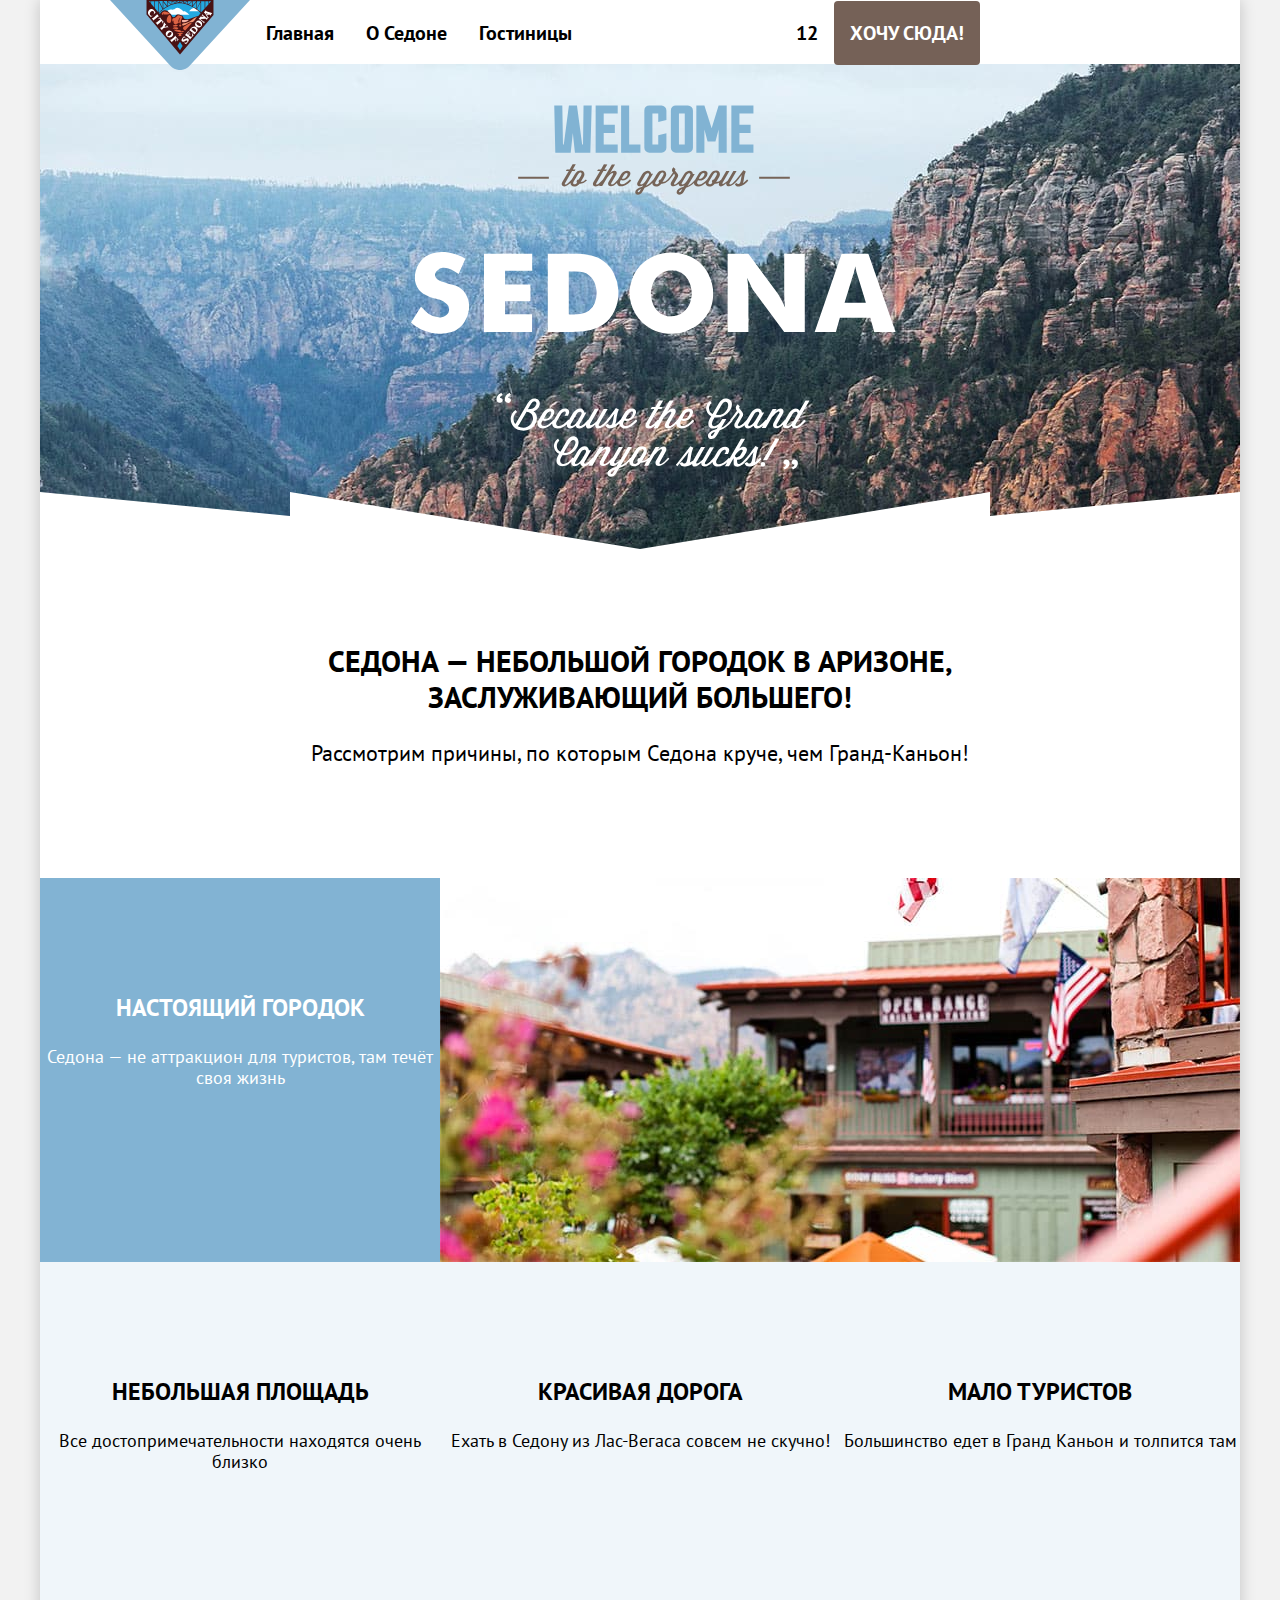
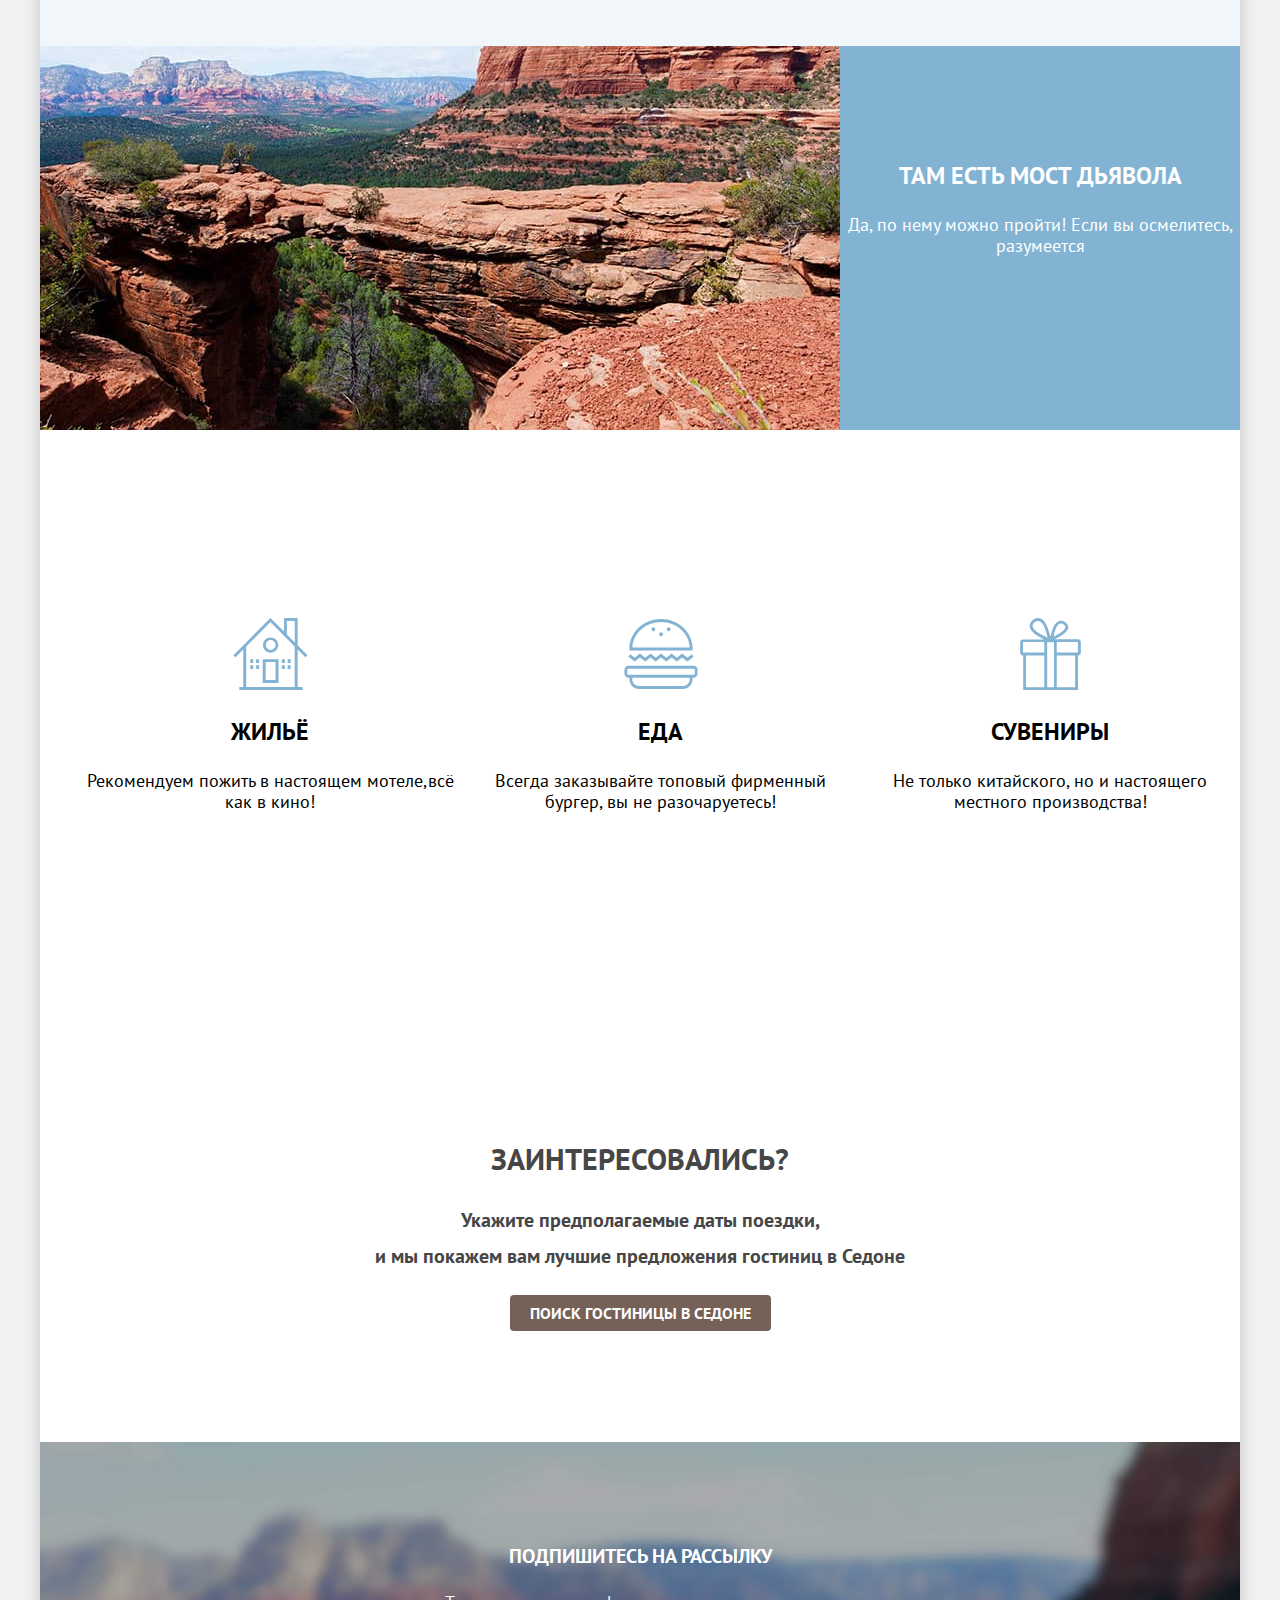
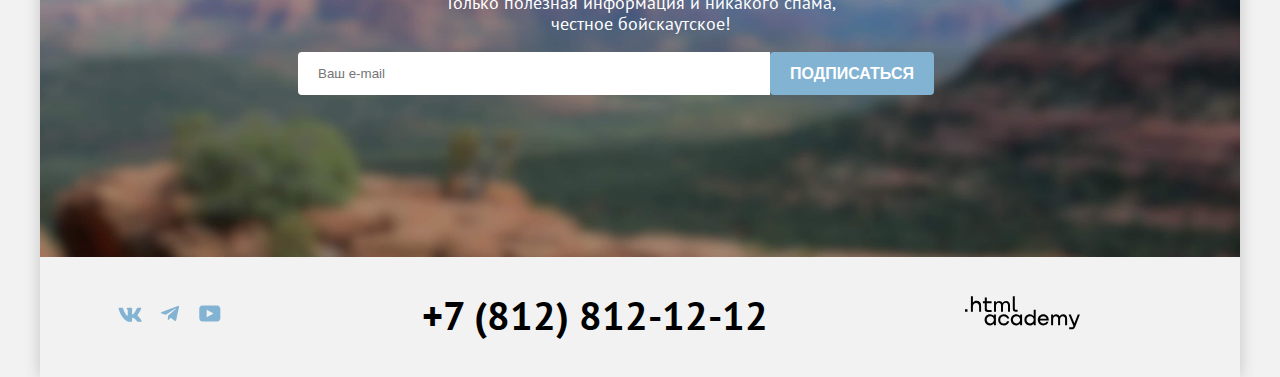
<file: index.html>
<!DOCTYPE html>
<html lang="ru">
  <head>
    <meta charset="utf-8">
    <title>Седона</title>
    <link rel="stylesheet" href="styles/styles.css">
  </head>
  <body>
    <div class="container">
    <!-- Шапка -->
    <header class="page-header" data-test="header">
      <!-- Лого -->
      <nav class="navigation">
        <a class="logo">
          <img src="images/logo.svg" width="140" height="70" alt="Логотип Седона">
        </a>
          <ul class="navigation-list">
           <li class="navigation-service">
             <a class="navigation-link">Главная</a>
           </li>
           <li class="navigation-service">
             <a class="navigation-link" href="about.html">О Седоне</a>
           </li>
           <li class="navigation-service">
             <a class="navigation-link" href="hotels.html">Гостиницы</a>
           </li>
         </ul>
         <ul class="navigation-list navigation-user">
           <li class="navigation-service">
              <a class="navigation-link" href="#">
              <span class="visually-hidden">Поиск</span>
              </a>
           </li>
           <li class="navigation-service">
             <a class="navigation-link" href="#">
              <span class="visually-hidden">Избранное</span>
              <span>12</span>
              </a>
          </li>
          <li class="navigation-service">
            <a class="button navigation-link" href="#">Хочу сюда!</a>
          </li>
         </ul>
       </nav>
    </header>

    <main class="main-index" data-test="main">
      <div class="page-container">
      <!--Приветствие-->
      <h1 class="visually-hidden">Седона</h1>
      <section class="promo" >
        <figure class="promo-logo">
          <img src="images/welcome.svg" width="486" height="372" alt="Приветствие Седоны.">
        </figure >
      </section>
      <!-- Преимущества -->
      <section class="advantages">
        <h2 class="heading-title">Седона — небольшой городок в Аризоне,<br>заслуживающий большего!</h2>
        <h2 class="visually-hidden">Преимущества</h2>
        <p class="heading-description">Рассмотрим причины, по которым Седона круче, чем Гранд-Каньон!</p>
        <ul class="advantages-list">
          <li class="advantages-item advantages-item-col">
            <div>
              <h3 class="advantages-title">Настоящий городок</h3>
              <p class="advantages-description">Седона — не аттракцион для туристов, там течёт своя жизнь</p>
            </div>
            <div> <img class="city-foto" src="images/sedona_city.jpg" width="800" height="384" alt="Фото города" > </div>
          </li>
          <li class="advantages-item">
            <h3 class="advantages-title">Небольшая площадь</h3>
            <p class="advantages-description">Все достопримечательности находятся очень близко</p>
          </li>
          <li class="advantages-item">
            <h3 class="advantages-title">Красивая  дорога</h3>
            <p class="advantages-description">Ехать в Седону из Лас-Вегаса совсем не скучно!</p>
          </li>
          <li class="advantages-item">
            <h3 class="advantages-title">Мало  туристов</h3>
            <p class="advantages-description">Большинство едет в Гранд Каньон и толпится там</p>
          </li>
          <li class="advantages-item advantages-item-col" >
            <div>
              <img class="mountain-foto" src="images/sedona_bridge.jpg" width="800" height="384" alt="Фото горы" >
             </div>
              <div>
               <h3 class="advantages-title">Там есть  мост дьявола</h3>
               <p class="advantages-description">Да, по нему можно пройти! Если вы осмелитесь, разумеется</p>
              </div>
             </div>
          </li>
        </ul>
      </section>
      <!-- Популярные услуги -->
      <section class="sedona-services">
        <h2 class="visually-hidden">Седона услуги</h2>
        <ul class="services-list">
          <li class="services-item">
            <img class="picture" src="images/home.svg" width="75" height="72" alt="Жильё">
            <h3 class="services-title">Жильё</h3>
            <p class="services-description">Рекомендуем пожить в настоящем мотеле,всё как в кино!</p>
          </li>
          <li class="services-item">
            <img class="picture" src="images/food.svg" width="75" height="72" alt="Еда">
            <h3 class="services-title">Еда</h3>
            <p class="services-description">Всегда заказывайте топовый фирменный бургер, вы не разочаруетесь!</p>
          </li>
          <li class="services-item">
            <img class="picture" src="images/souvenir.svg" width="75" height="72" alt="Сувениры">
            <h3 class="services-title">Сувениры</h3>
            <p class="services-description">Не только китайского, но и настоящего местного производства!</p>
          </li>
        </ul>
      </section>
      <!-- Переход в каталог -->
      <section class="caption" data-test="search">
        <h2 class="caption-title">Заинтересовались?</h2>
            <p class="caption-description">Укажите предполагаемые даты поездки, <br> и мы покажем вам лучшие предложения гостиниц в Седоне</p>
            <a class="button action-link" href="catalog.html">Поиск гостиницы в Седоне</a>
      </section>
      <!-- Получить рассылку -->
      <section class="subscribe" data-test="subscribe">
          <h2 class="subscribe-title">Подпишитесь на рассылку</h2>
              <p class="subscribe-description">Только полезная информация и никакого спама, <br> честное бойскаутское!</p>
        <div class="subsribe-line">
          <form class="subscribe-form" action="https://echo.htmlacademy.ru/" method="post">
            <input class="field"  placeholder="Ваш e-mail" type="email" name="newsletter-email" id="newsletter-email" required>
            <button class="button subscribe-button" type="submit">
             <span>Подписаться</span>
            </button>
          </form>
        </div>
      </section>
    </div>
    </main>
    <!-- Контакты -->
    <footer class="page-footer" data-test="footer">
     <div class="footer-social">
        <h2 class="visually-hidden">Социальные сети</h2>
            <a class="button-social"  href="https://vk.com/htmlacademy">
              <img src="images/social_in_contact.svg" width="24" hight="14" alt="Вконтакте">
            </a>
            <a class="button-social"  href="https://t.me/htmlacademy">
              <img src="images/social_telegrams.svg" width="18" hight="16" alt="Инстаграм">
            </a>
            <a class="button-social" width="22" hight="17" href="https://www.youtube.com/user/htmlacademyru">
              <img src="images/social_youtube.svg" width="22" hight="17" alt="Ютуб">
            </a>
      </div>
        <a class="footer-phone" href="tel:+78128121212">+7 (812) 812-12-12</a>
        <a class="htmlacademy-link" href="https://htmlacademy.ru/">
          <img src="images/html_academy.svg" width="115" hight="33" alt="HTMLacademy">
        </a>
    </footer>
  </div>
  </body>
</html>
</file>
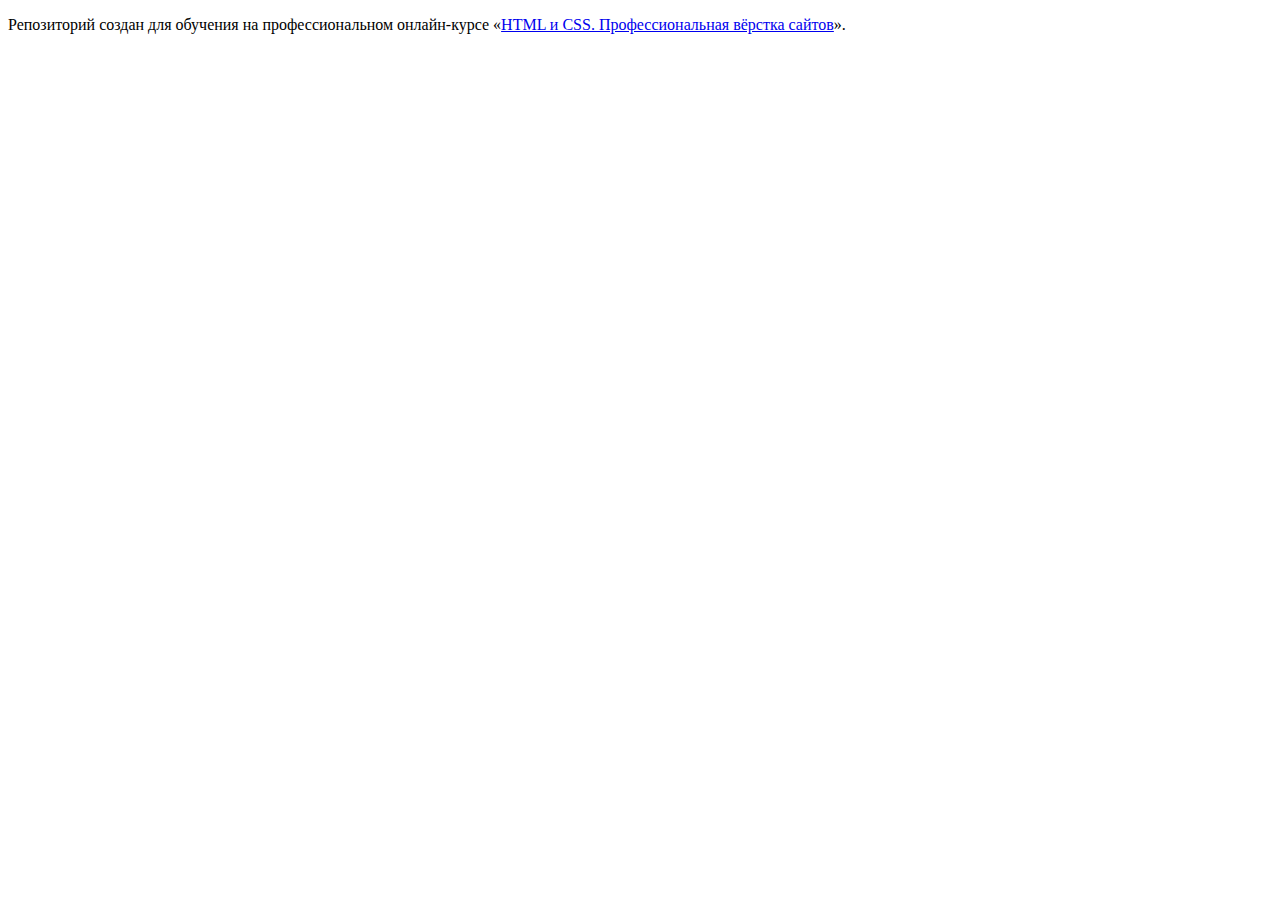
<file: 1/index.html>
<!DOCTYPE html>
<html lang="ru">
  <head>
    <meta charset="utf-8">
    <title>HTML Academy: Седона</title>
    <base href="https://htmlacademy-htmlcss.github.io/2180437-sedona-35/1/">
</head>
  <body>

    <p>Репозиторий создан для обучения на профессиональном онлайн‑курсе «<a href="https://htmlacademy.ru/intensive/htmlcss">HTML и CSS. Профессиональная вёрстка сайтов</a>».</p>

  </body>
</html>
</file>
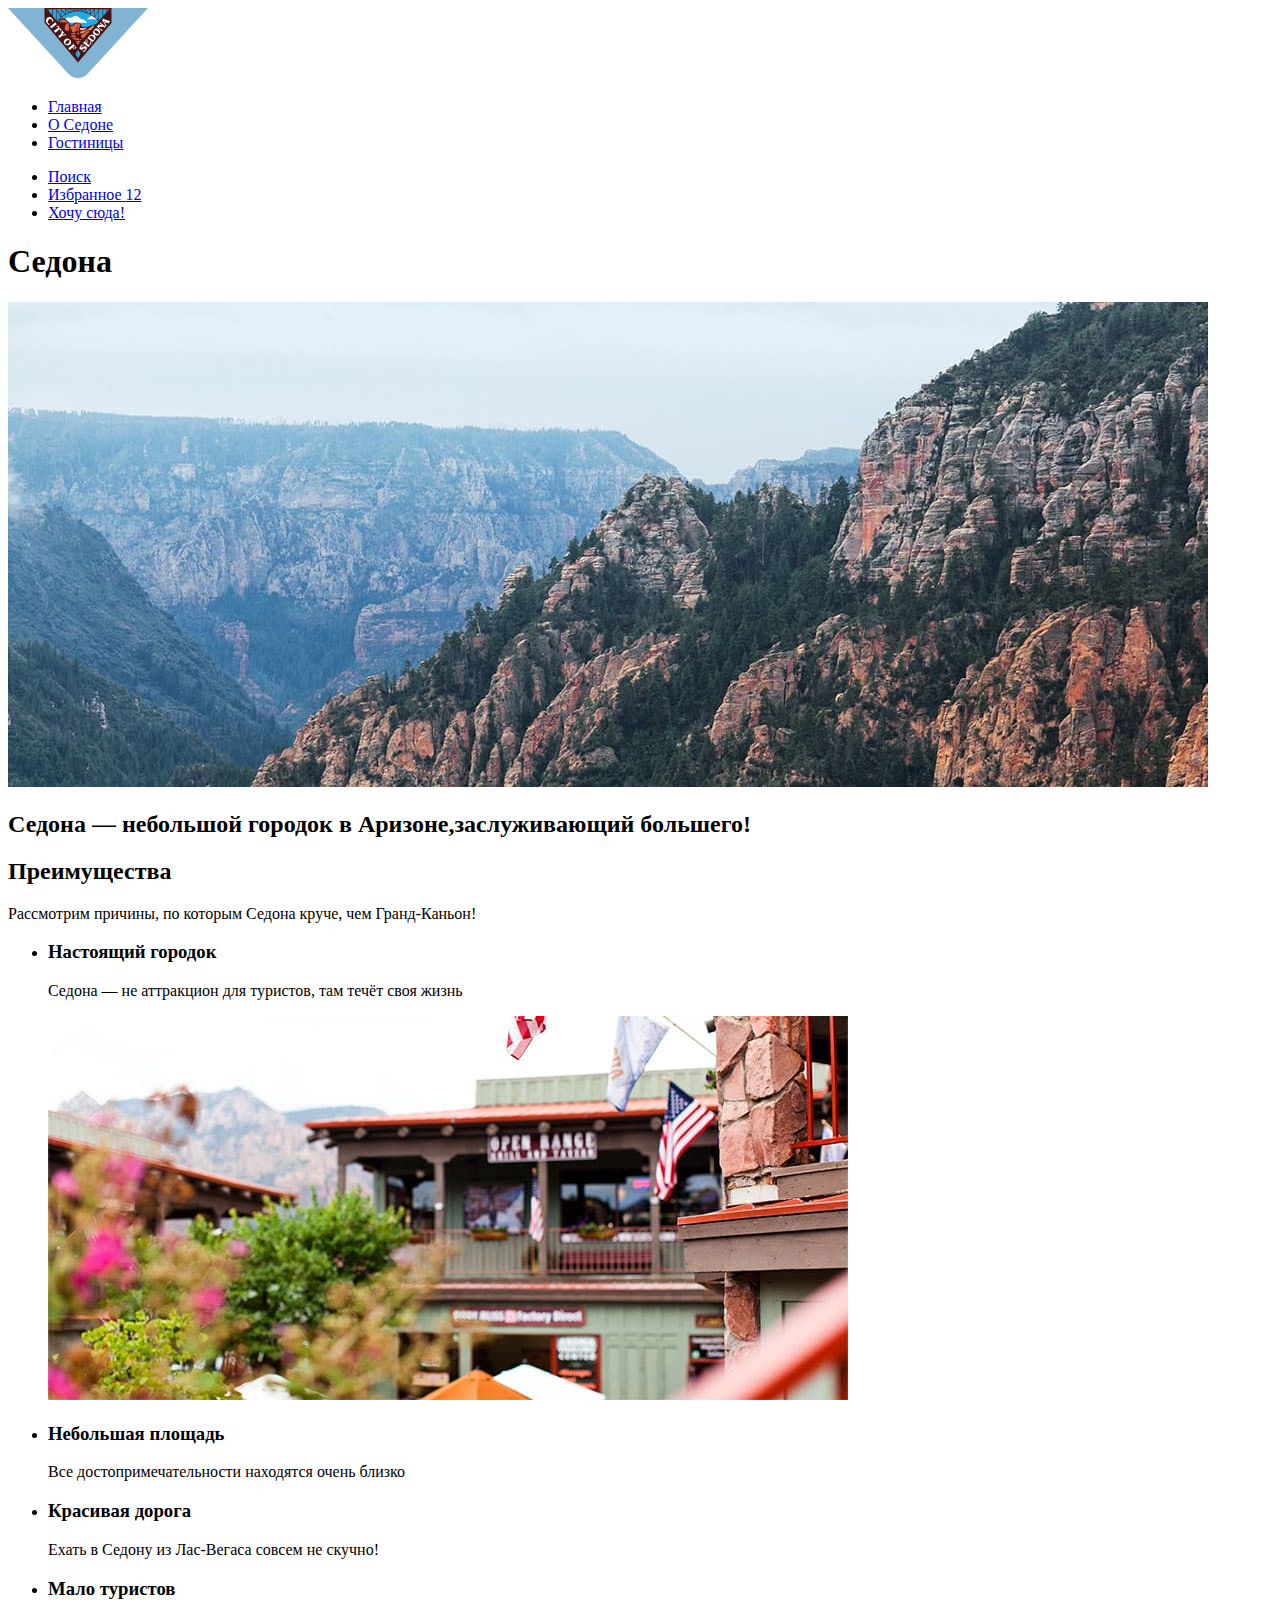
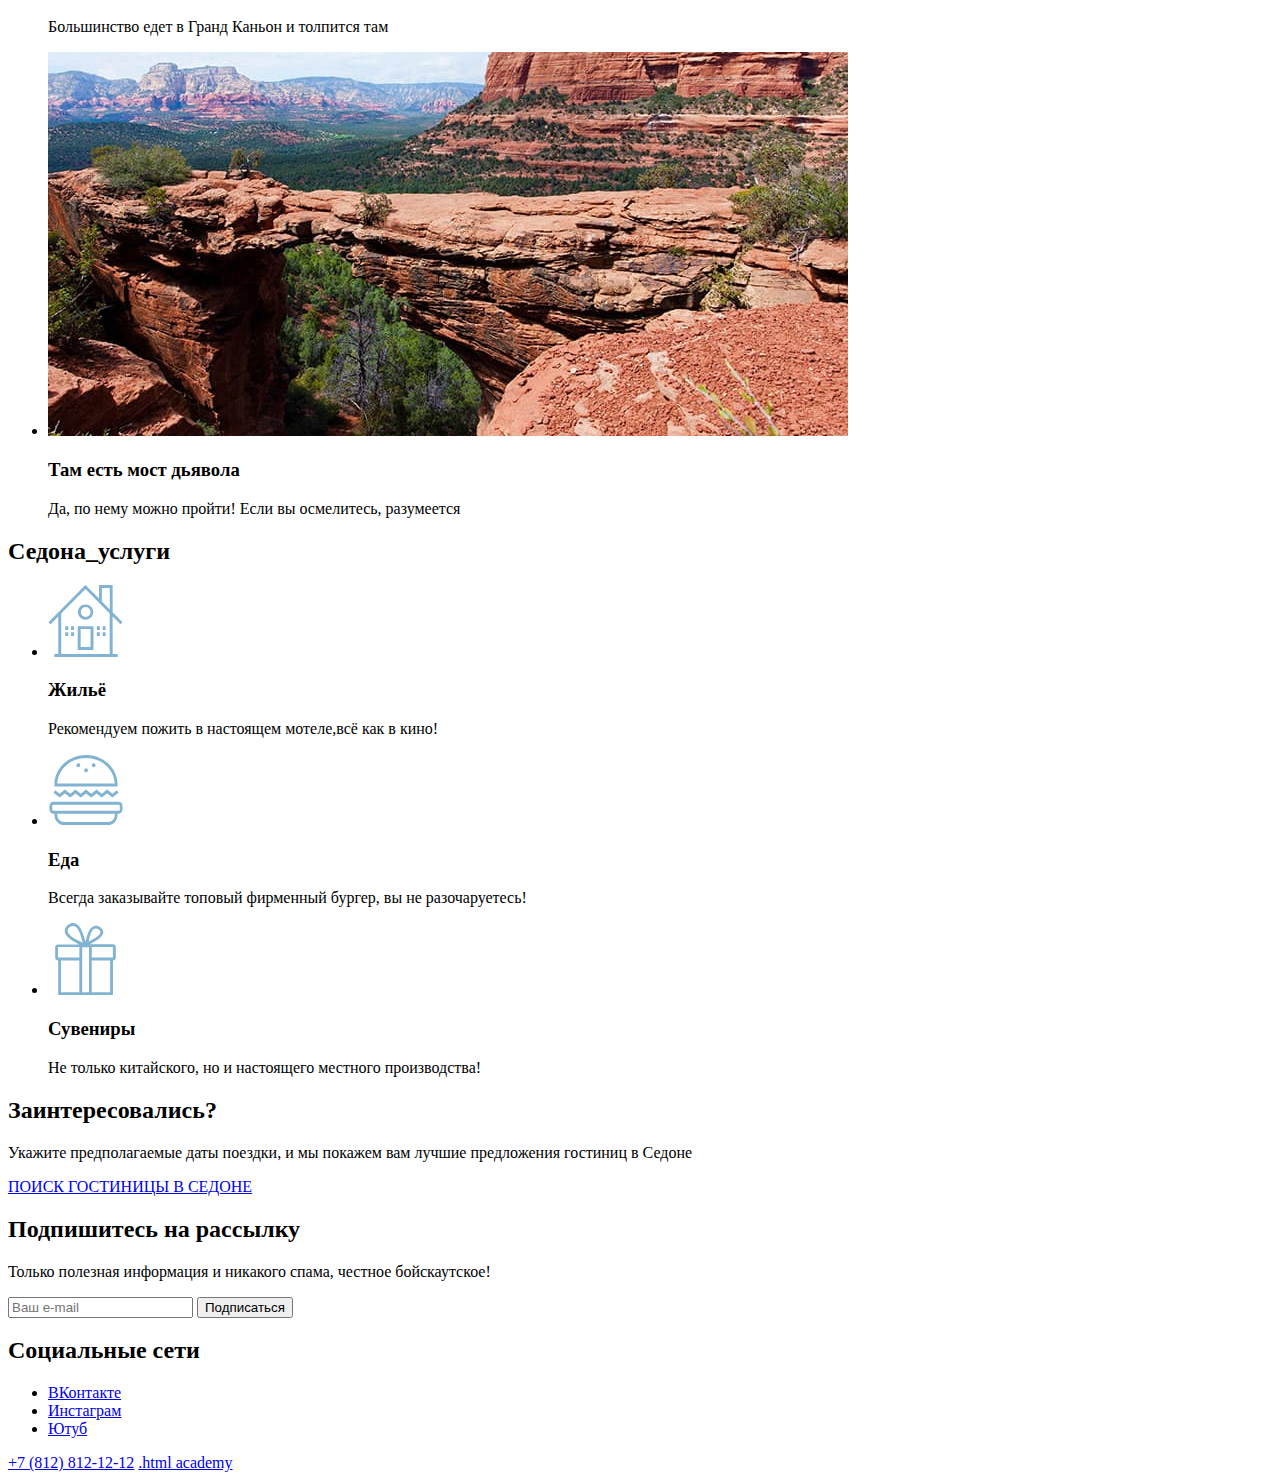
<file: 3/index.html>
<!DOCTYPE html>
<html lang="ru">
  <head>
    <meta charset="utf-8">
    <title>Седона</title>
    <base href="https://htmlacademy-htmlcss.github.io/2180437-sedona-35/3/">
</head>
  <body>
    <div class="container">
    <header class="page-header">
     <a><img class="logo" src="images/logo.svg" width="140" height="70" alt="Логотип Седона"></a>
      <nav class="navigation">
        <ul class="navigation-list">
          <li class="navigation-service">
            <a class="navigation-link" href="home.html" >Главная</a>
          </li>
          <li class="navigation-service">
            <a class="navigation-link" href="about.html">О Седоне</a>
          </li>
          <li class="navigation-service">
            <a class="navigation-link" href="hotels.html">Гостиницы</a>
          </li>
        </ul>
      </nav>
      <ul class="navigation-list navigation-user">
        <li class="navigation-service">
          <a class="navigation-link" href="#">
            <span class="visually-hidden">Поиск</span>
          </a>
        </li>
        <li class="navigation-service">
          <a class="navigation-link" href="#">
            <span class="visually-hidden">Избранное</span>
            <span>12</span>
          </a>
        </li>
        <li class="navigation-service">
          <a class="navigation-link" href="#">Хочу сюда!</a>
        </li>
      </ul>
    </header>
    <main class="main-index">
      <h1 class="visually-hidden">Седона</h1>
      <section class="promo">
        <img class="promo-logo" src="images/mountain.jpg" width="1200" height="485" alt="Представление Седоны.">
      </section>
      <section class="heading">
        <h2 class="heading-title">Седона — небольшой городок в Аризоне,заслуживающий большего!</h2>
      </section>
      <section class="advantages">
        <h2 class="visually-hidden">Преимущества</h2>
        <p class="heading-description">Рассмотрим причины, по которым Седона круче, чем Гранд-Каньон!</p>
        <ul class="advantages-list">
          <li class="advantages-item">
            <h3 class="advantages-title">Настоящий городок</h3>
            <p class="advantages-description">Седона — не аттракцион для туристов, там течёт своя жизнь</p>
            <div>
             <img class="city-foto" src="images/sedona_city.jpg" width="800" height="384" alt="Фото города" >
            </div>
          </li>
          <li class="advantages-item">
            <h3 class="advantages-title">Небольшая площадь</h3>
            <p class="advantages-description">Все достопримечательности находятся очень близко</p>
          </li>
          <li class="advantages-item">
            <h3 class="advantages-title">Красивая  дорога</h3>
            <p class="advantages-description">Ехать в Седону из Лас-Вегаса совсем не скучно!</p>
          </li>
          <li class="advantages-item">
            <h3 class="advantages-title">Мало  туристов</h3>
            <p class="advantages-description">Большинство едет в Гранд Каньон и толпится там</p>
          </li>
          <li class="advantages-item">
            <div>
              <img class="mountain-foto" src="images/sedona_bridge.jpg" width="800" height="384" alt="Фото горы" >
             </div>
            <h3 class="advantages-title">Там есть  мост дьявола</h3>
            <p class="advantages-description">Да, по нему можно пройти! Если вы осмелитесь, разумеется</p>
          </li>
        </ul>
      </section>
      <section class="sedona-services">
        <h2 class="visually-hidden">Седона_услуги</h2>
        <ul class="services-list">
          <li class="services-item">
            <img class="picture" src="images/home.svg" width="75" height="72" alt="Жильё">
            <h3 class="services-title">Жильё</h3>
            <p class="services-description">Рекомендуем пожить в настоящем мотеле,всё как в кино!</p>
          </li>
          <li class="services-item">
            <img class="picture" src="images/food.svg" width="75" height="72" alt="Еда">
            <h3 class="services-title">Еда</h3>
            <p class="services-description">Всегда заказывайте топовый фирменный бургер, вы не разочаруетесь!</p>
          </li>
          <li class="services-item">
            <img class="picture" src="images/souvenir.svg" width="75" height="72" alt="Сувениры">
            <h3 class="services-title">Сувениры</h3>
            <p class="services-description">Не только китайского, но и настоящего местного производства!</p>
          </li>
        </ul>
      </section>
      <section class="caption">
        <h2 class="caption-title">Заинтересовались?</h2>
            <p class="caption-description">Укажите предполагаемые даты поездки, и мы покажем вам лучшие предложения гостиниц в Седоне</p>
            <a class="button" href="catalog.html">ПОИСК ГОСТИНИЦЫ В СЕДОНЕ</a>
      </section>
      <section class="subscribe">
          <h2 class="subscribe-title">Подпишитесь на рассылку</h2>
              <p class="subscribe-description">Только полезная информация и никакого спама, честное бойскаутское!</p>
        <form class="subscribe-form" action="https://echo.htmlacademy.ru/" method="post">
          <input class="field"  placeholder="Ваш e-mail" type="email" name="newsletter-email" id="newsletter-email" required>
          <button class="button subscribe-button" type="submit">
            <span>Подписаться</span>
          </button>
        </form>
      </section>
    </main>
    <footer class="page-footer">
      <h2 class="visually-hidden">Социальные сети</h2>
      <section class="footer-social">
        <ul class="footer-social-list">
          <li class="footer-social-item">
            <a class="button" href="#">
              <span class="visually-hidden">ВКонтакте</span>
            </a>
          </li>
          <li class="footer-social-item">
            <a class="button" href="#">
              <span class="visually-hidden">Инстаграм</span>
            </a>
          </li>
          <li class="footer-social-item">
            <a class="button" href="#">
              <span class="visually-hidden">Ютуб</span>
            </a>
          </li>
        </ul>
      </section>
        <a class="footer-contacts-address-phone" href="tel:+78128121212">+7 (812) 812-12-12</a>
        <a class="htmlacademy-link" href="https://htmlacademy.ru/">.html academy</a>
    </footer>
  </div>
  </body>
</html>
</file>
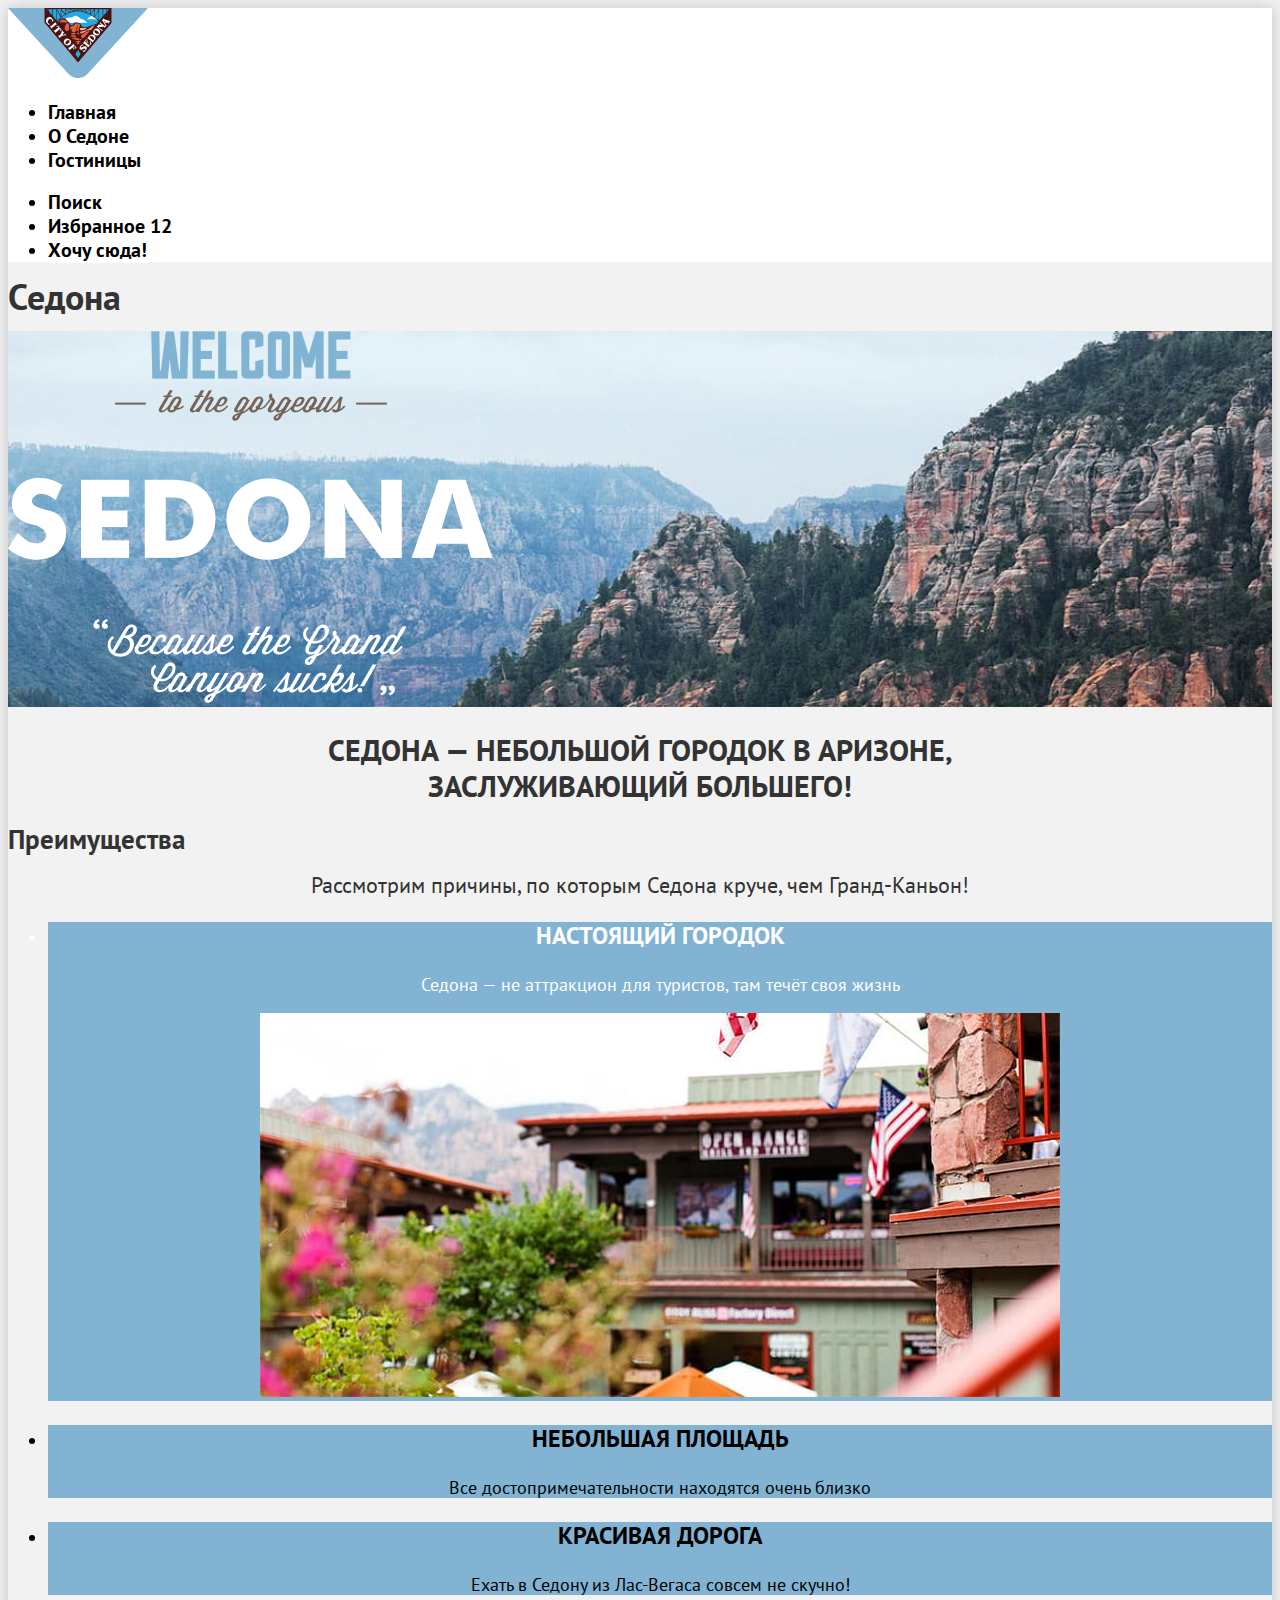
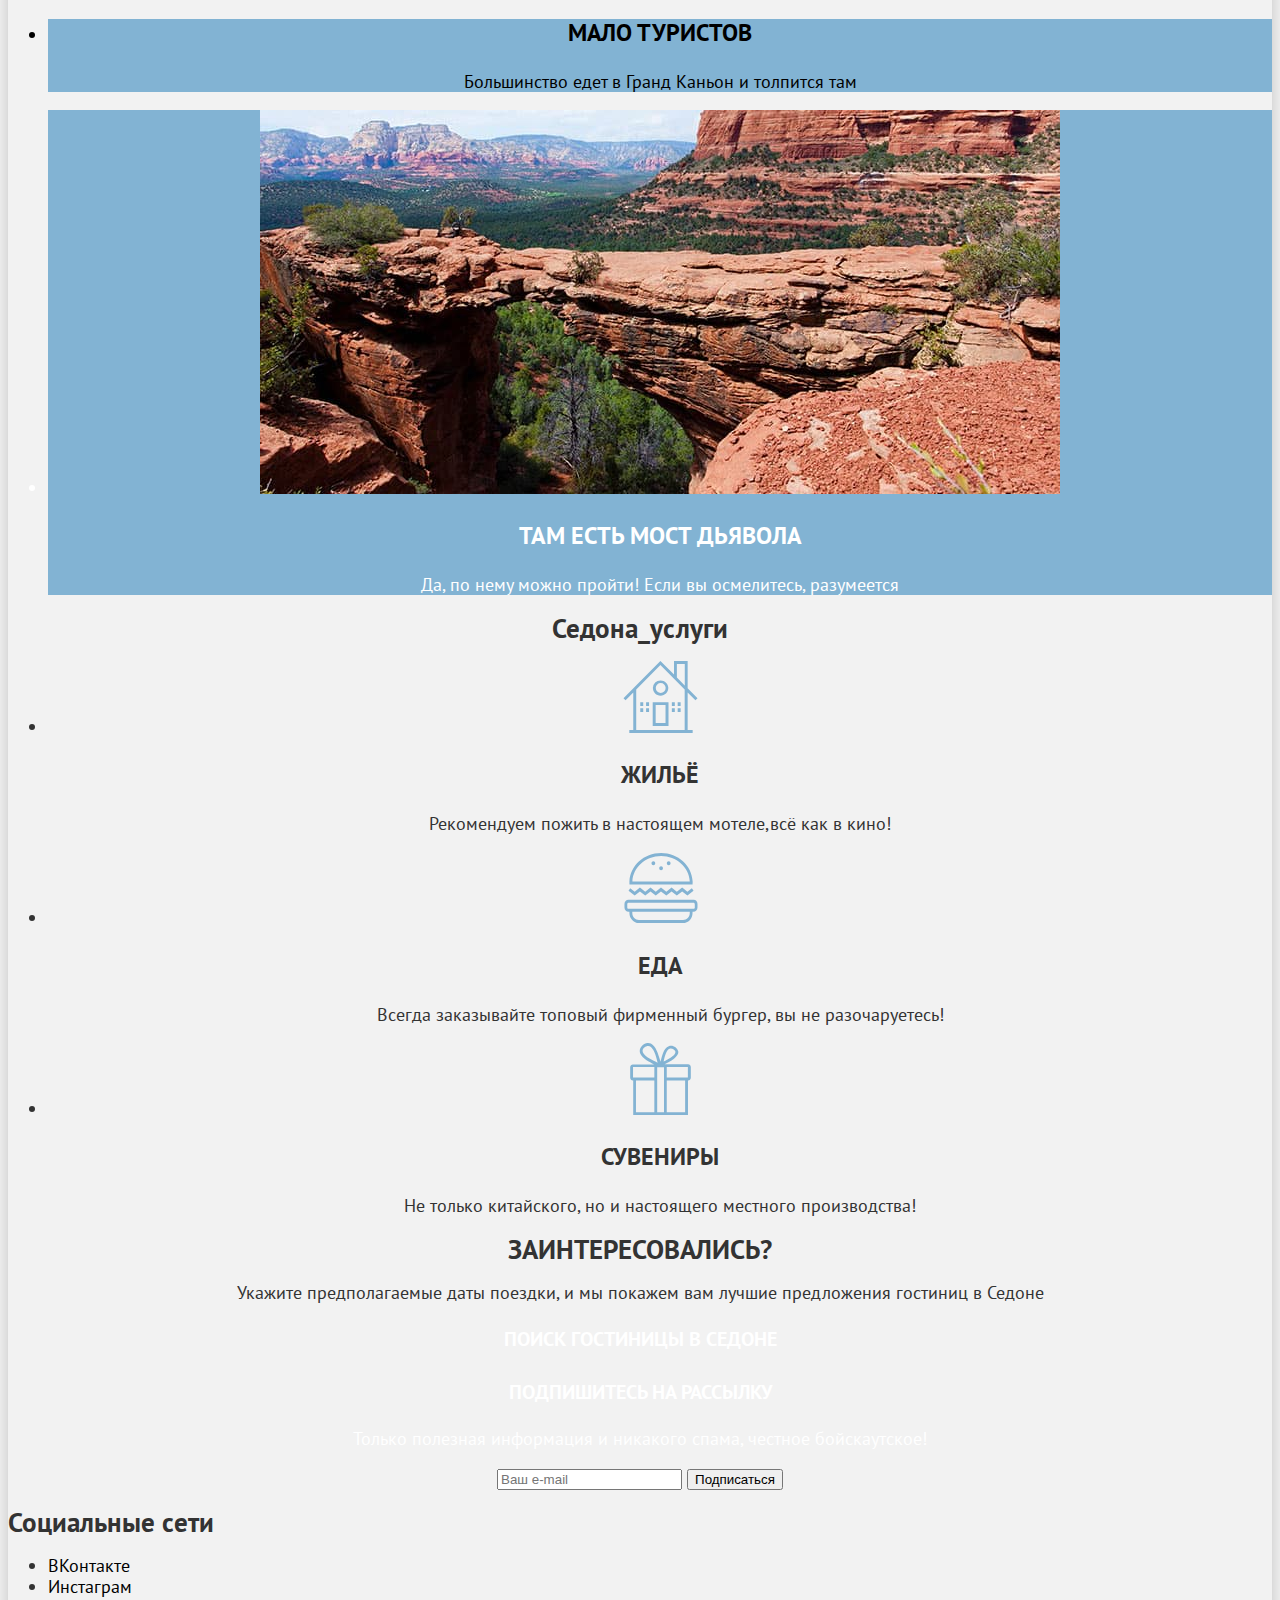
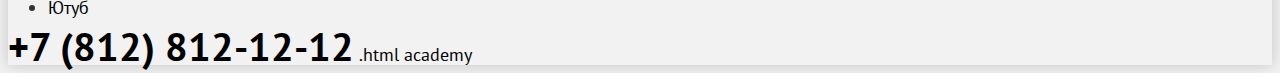
<file: 4/index.html>
<!DOCTYPE html>
<html lang="ru">
  <head>
    <meta charset="utf-8">
    <title>Седона</title>
    <link rel="stylesheet" href="styles/styles.css">
    <base href="https://htmlacademy-htmlcss.github.io/2180437-sedona-35/4/">
</head>
  <body>
    <div class="container">
    <!-- Шапка -->
      <header class="page-header" data-test="header">
      <!-- Лого -->
     <a><img class="logo" src="images/logo.svg" width="140" height="70" alt="Логотип Седона"></a>
      <nav class="navigation">
        <ul class="navigation-list">
          <li class="navigation-service">
            <a class="navigation-link" href="home.html" >Главная</a>
          </li>
          <li class="navigation-service">
            <a class="navigation-link" href="about.html">О Седоне</a>
          </li>
          <li class="navigation-service">
            <a class="navigation-link" href="hotels.html">Гостиницы</a>
          </li>
        </ul>
      </nav>
      <ul class="navigation-list navigation-user">
        <li class="navigation-service">
          <a class="navigation-link" href="#">
            <span class="visually-hidden">Поиск</span>
          </a>
        </li>
        <li class="navigation-service">
          <a class="navigation-link" href="#">
            <span class="visually-hidden">Избранное</span>
            <span>12</span>
          </a>
        </li>
        <li class="navigation-service">
          <a class="navigation-link" href="#">Хочу сюда!</a>
        </li>
      </ul>
    </header>

    <main class="main-index" data-test="main">
      <!--Приветствие-->
      <h1 class="visually-hidden">Седона</h1>
      <section class="promo">
        <img class="promo-logo" src="images/welcome.png" width="486" height="372" alt="Приветствие Седоны.">
      </section>
      <!-- Преимущества -->
      <section class="heading" data-test="advantages">
        <h2 class="heading-title">Седона — небольшой городок в Аризоне,<br>заслуживающий большего!</br></h2>
      </section>
      <section class="advantages">
        <h2 class="visually-hidden">Преимущества</h2>
        <p class="heading-description">Рассмотрим причины, по которым Седона круче, чем Гранд-Каньон!</p>
        <ul class="advantages-list">
          <li class="advantages-item">
            <h3 class="advantages-title">Настоящий городок</h3>
            <p class="advantages-description">Седона — не аттракцион для туристов, там течёт своя жизнь</p>
            <div>
             <img class="city-foto" src="images/sedona_city.jpg" width="800" height="384" alt="Фото города" >
            </div>
          </li>
          <div class="index-columns">
          <li class="advantages-item">
            <h3 class="advantages-title">Небольшая площадь</h3>
            <p class="advantages-description">Все достопримечательности находятся очень близко</p>
          </li>
          <li class="advantages-item">
            <h3 class="advantages-title">Красивая  дорога</h3>
            <p class="advantages-description">Ехать в Седону из Лас-Вегаса совсем не скучно!</p>
          </li>
          <li class="advantages-item">
            <h3 class="advantages-title">Мало  туристов</h3>
            <p class="advantages-description">Большинство едет в Гранд Каньон и толпится там</p>
          </li>
         </div>
          <li class="advantages-item">
            <div>
              <img class="mountain-foto" src="images/sedona_bridge.jpg" width="800" height="384" alt="Фото горы" >
             </div>
            <h3 class="advantages-title">Там есть  мост дьявола</h3>
            <p class="advantages-description">Да, по нему можно пройти! Если вы осмелитесь, разумеется</p>
          </li>
        </ul>
      </section>
      <!-- Популярные услуги -->
      <section class="sedona-services">
        <h2 class="visually-hidden">Седона_услуги</h2>
        <ul class="services-list">
          <li class="services-item">
            <img class="picture" src="images/home.svg" width="75" height="72" alt="Жильё">
            <h3 class="services-title">Жильё</h3>
            <p class="services-description">Рекомендуем пожить в настоящем мотеле,всё как в кино!</p>
          </li>
          <li class="services-item">
            <img class="picture" src="images/food.svg" width="75" height="72" alt="Еда">
            <h3 class="services-title">Еда</h3>
            <p class="services-description">Всегда заказывайте топовый фирменный бургер, вы не разочаруетесь!</p>
          </li>
          <li class="services-item">
            <img class="picture" src="images/souvenir.svg" width="75" height="72" alt="Сувениры">
            <h3 class="services-title">Сувениры</h3>
            <p class="services-description">Не только китайского, но и настоящего местного производства!</p>
          </li>
        </ul>
      </section>
      <!-- Переход в каталог -->
      <section class="caption" data-test="search">
        <h2 class="caption-title">Заинтересовались?</h2>
            <p class="caption-description">Укажите предполагаемые даты поездки, и мы покажем вам лучшие предложения гостиниц в Седоне</p>
            <a class="button" href="catalog.html">ПОИСК ГОСТИНИЦЫ В СЕДОНЕ</a>
      </section>
      <!-- Получить рассылку -->
      <section class="subscribe" data-test="subscribe">
          <h2 class="subscribe-title">Подпишитесь на рассылку</h2>
              <p class="subscribe-description">Только полезная информация и никакого спама, честное бойскаутское!</p>
        <form class="subscribe-form" action="https://echo.htmlacademy.ru/" method="post">
          <input class="field"  placeholder="Ваш e-mail" type="email" name="newsletter-email" id="newsletter-email" required>
          <button class="button subscribe-button" type="submit">
            <span>Подписаться</span>
          </button>
        </form>
      </section>
    </main>
    <!-- Контакты -->
    <footer class="page-footer" data-test="footer">
      <h2 class="visually-hidden">Социальные сети</h2>
      <section class="footer-social">
        <ul class="footer-social-list">
          <li class="footer-social-item">
            <a class="button" href="#">
              <span class="visually-hidden">ВКонтакте</span>
            </a>
          </li>
          <li class="footer-social-item">
            <a class="button" href="#">
              <span class="visually-hidden">Инстаграм</span>
            </a>
          </li>
          <li class="footer-social-item">
            <a class="button" href="#">
              <span class="visually-hidden">Ютуб</span>
            </a>
          </li>
        </ul>
      </section>
        <a class="footer-contacts-address-phone" href="tel:+78128121212">+7 (812) 812-12-12</a>
        <a class="htmlacademy-link" href="https://htmlacademy.ru/">.html academy</a>
    </footer>
  </div>
  </body>
</html>
</file>
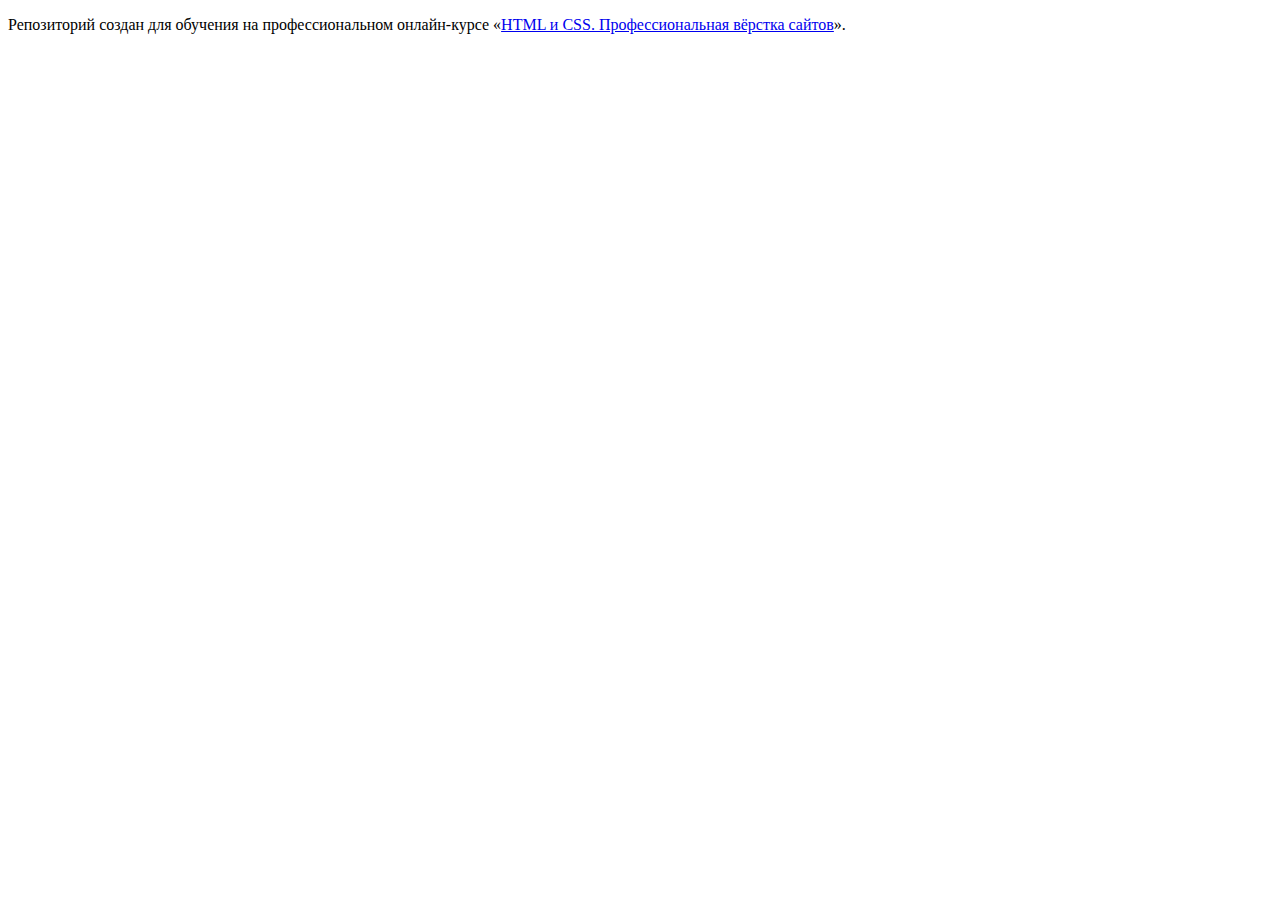
<file: master/index.html>
<!DOCTYPE html>
<html lang="ru">
  <head>
    <meta charset="utf-8">
    <title>HTML Academy: Седона</title>
    <base href="https://htmlacademy-htmlcss.github.io/2180437-sedona-35/master/">
</head>
  <body>

    <p>Репозиторий создан для обучения на профессиональном онлайн‑курсе «<a href="https://htmlacademy.ru/intensive/htmlcss">HTML и CSS. Профессиональная вёрстка сайтов</a>».</p>

  </body>
</html>
</file>
<file: styles/styles.css>
@font-face {
  font-family: "PT Sans";
  font-style: normal;
  font-weight: 400;
  src: url("../fonts/ptsans-400.woff2") format("woff2");
  font-display: swap;
}
@font-face {
  font-family: "PT Sans";
  font-style: normal;
  font-weight: 700;
  src: url("../fonts/ptsans-700.woff2") format("woff2");
  font-display: swap;
}
@font-face {
  font-family: "PT Sans";
  font-style: italic;
  font-weight: 400;
  src: url("../fonts/ptsans-400.woff2") format("woff2");
  font-display: swap;
}
html {
  height: 100%;
}

body {
  display: flex;
  margin: 0 auto;
  font-family: "PT Sans", sans-serif;
  font-size: 18px;
  background-color:#F2F2F2;
  box-shadow: 0 0 15px rgba(0,0,0,0.2);
  flex-direction: column;
  min-height: 100%;
  max-width: 1200px;
  font-style: normal;
  font-weight: 400;
  line-height: 21px;
}
a {
  text-decoration: none;
  color: #000;
}
.visually-hidden {
  position: absolute;
  width: 1px;
  height: 1px;
  margin: -1px;
  padding: 0;
  border: 0;
  clip: rect(0 0 0 0);
  overflow: hidden;
}
.logo {
  margin-bottom: -9px;
}
.logo img {
  position: relative;
  z-index:10;
}
.container {
  margin: 0 auto;
  width: 1200px;
  background-color:#ffffff;
}
.page-header {
  color: #000000;
  background-color: #ffffff;
  height: 64px;

}
.navigation {
  display: flex;
  flex-wrap: wrap;
  justify-content: space-between;
  align-items: center;
  width: 100%;
  margin: 0 auto;
  height: 64px;
  box-sizing:border-box;
  padding-left: 70px;
}
.navigation-list  {
  display: flex;
  flex-wrap: wrap;
  width: 492px;
  margin: 0;
  padding: 0;
  list-style: none;
}
.button{
  background-color: #756157;
    color: #fff;
    cursor: pointer;
    padding: 8px 20px;
    border: none;
    border-radius: 4px;
    text-align: center;
    font-weight: 700;
    font-size: 16px;
    line-height: 20px;
    text-transform: uppercase;
}
.navigation-user {
  max-width: 492px;
  margin-left: auto;
}
.navigation-link {
  display: block;
  padding: 20px 16px;
  font-family: "PT Sans", sans-serif;
  font-size: 20px;
  line-height: 24px;
  font-weight: 700;
  text-align: center;
  text-decoration: none;
}
.page-container {
  width: 1200px;
  margin: 0 auto;
}
.main-index {
  color: #000000;
}
.promo-logo {
  display: block;
  margin: 0 auto;
  background-position: center;
  padding-top: 41px;

}
.promo {
  color:#333333;
  background-color:#F2F2F2;
  background-image: url("../images/divider.svg"), url("../images/mountain.jpg");
  background-position: center bottom, center;
  background-size: 100% auto; /* автоматически расширяет фон при увеличении. Нужно сделать рамку и выставить картинку по центру*/
  background-repeat: no-repeat; /* убирает дублирование фоновой картинки*/
  height: 485px;
  padding: 0 371px;
}
.figure{
  margin: 0;
  width:1200px;
  }
.city-foto {
  display: block;
}
.mountain-foto{
  display: block;
}
.heading {
  text-align: center;
}
.heading-title {
  font-family: "PT Sans", sans-serif;
  font-size: 30px;
  line-height: 36px;
  font-weight: 700;
  text-transform: uppercase; /*делает все буквы заглавными*/
  text-align: center;
}
.heading-description {
  font-family: "PT Sans", sans-serif;
  font-size: 22px;
  line-height: 26px;
  text-align: center;
  padding-bottom: 90px;
}
.advantages{
  padding-top: 69px;
  padding-bottom: 90px;
}
.advantages-list {
  display: flex;
  flex-wrap: wrap;
  width: 100%;
  margin: 0;
  padding: 0;
  text-align: center;
  color:#000000;
  list-style-type: none;
  }
.advantages-title{
  padding-top: 92px;
  font-family: "PT Sans", sans-serif;
  font-size: 24px;
  line-height: 28px;
  text-transform: uppercase;
}
.advantages-description {
  text-transform: inherit;
}
.advantages-item {
  background-color:rgba(131, 179, 211, 0.12);
  width: 400px;
  min-height: 384px;
}
.advantages-item-col {
  width: 100%;
  display: flex;
}
.advantages-item:first-child, .advantages-item:last-child {
  display: flex;
  grid-column: 1/-1;
  color: #ffffff;
  background-color: #82b3d3;}

.sedona-services{
  text-align: center;
}
.services-list {
  display: grid;
  grid-template-columns: repeat(3, 380px);
  padding-top: 80px;
  justify-content: space-between;

}
.services-item {
min-height: 384px;
list-style-type: none;
}
.services-title {
  font-family: "PT Sans", sans-serif;
  font-size: 24px;
  line-height: 28px;
  text-transform: uppercase;
}
.services-description {
  font-size: 18px;
  line-height: 21px;
  font-weight: 415;
}
.caption-title {
  text-transform: uppercase;
}
.caption {
  text-align: center;
  text-decoration: none;
  font-family: "PT Sans", sans-serif;
  font-size: 20px;
  line-height: 36px;
  font-weight: 700;
  color:#474646;
  padding-top: 96px;
  padding-bottom: 96px;
}
.subscribe-title {
  text-align: center;
  text-transform: uppercase;
  font-size: 20px;
  line-height: 36px;
  font-weight: 700;
  padding-top: 96px;
}
.subscribe{
  margin: 0 auto;
  background-image: url("../images/bridge_blurry.jpg");
  background-size: cover;
  width: 1200px;
  height: 415px;
  text-align: center;
  color:#ffffff;
}
.subscribe-button {
background-color: #82B3D3;
}
.page-footer {
  height: 50px;
  display: flex;
  justify-content: space-between;
  align-items: center;
  padding: 40px 70px 30px;
}
.page-footer a {
  text-decoration: none;
  color: #000000;
  margin-top: 0;
  margin-bottom: 14px;
}
.reset-margin-padding {
  margin: 0;
  padding: 0;
}
.footer-social {
  display: flex;
  flex-wrap: wrap;
  max-width: 160px;
}

.button-social {
  background-color: transparent;
  width: 40px;
  display: block;
  text-align: center;
}
.htmlacademy-link {
  width: 200px;
  margin: 0 auto;
}
.footer-phone {
  width: 720px;
  text-align: center;
  margin: 0 auto;
  font-size: 40px;
  line-height: 40x;
  font-weight: 700;
}
.field {
  width: 452px;
  margin: 0;
  padding: 14px 0;
  padding-left: 20px;
  border: none;
  border-radius: 4px 0 0 4px;
}
.subscribe-form {
display: flex;
padding-left: 258px;
}
</file>
<file: 4/styles/styles.css>
@font-face {
  font-family: "PT Sans";
  font-style: normal;
  font-weight: 400;
  src: url("../fonts/ptsans-400.woff2") format("woff2");
  font-display: swap;
}
@font-face {
  font-family: "PT Sans";
  font-style: normal;
  font-weight: 700;
  src: url("../fonts/ptsans-700.woff2") format("woff2");
  font-display: swap;
}
@font-face {
  font-family: "PT Sans";
  font-style: italic;
  font-weight: 400;
  src: url("../fonts/ptsans-400.woff2") format("woff2");
  font-display: swap;
}
body {
  font-family: "PT Sans", sans-serif;
  font-size: 18px;
  line-height: 21px;
  color:#333333;
  background-color:#F2F2F2;
  box-shadow: 0 0 15px rgba(0,0,0,0.2);
}
.page-header {
  color: #000000;
  background-color: #ffffff;

}
.navigation-link {
  font-family: "PT Sans", sans-serif;
  font-size: 20px;
  line-height: 24px;
  font-weight: 700;
  color: #000000;
  background-color: #ffffff;
  text-align: center;
  text-decoration: none;
}
.promo {
  color:#333333;
  background-color:#F2F2F2;
  background-image: url("../images/mountain.jpg");
  background-size: 100% auto; /* автоматически расширяет фонпри увеличении. Нужно сделать рамку и выставить картинку по центру*/
  background-repeat: no-repeat; /* убирает дублирование фоновой картинки*/
}
.heading {
  text-align: center;
}
.heading-title {
  font-family: "PT Sans", sans-serif;
  font-size: 30px;
  line-height: 36px;
  font-weight: 700;
  text-transform: uppercase; /*делает все буквы заглавными*/
}
.heading-description {
  font-family: "PT Sans", sans-serif;
  font-size: 22px;
  line-height: 26px;
  text-align: center;
}
.advantages-list {
  text-align: center;
  color:#FFFFFF;

}
.advantages-title{
  font-family: "PT Sans", sans-serif;
  font-size: 24px;
  line-height: 28px;
  text-transform: uppercase;
}
.advantages-description {
  text-transform: inherit;
}
.advantages-item {
  background-color:#82B3D3;
}
.sedona-services{
  text-align: center;
}
.index-columns{
  color: #000000;
}
.services-title {
  font-family: "PT Sans", sans-serif;
  font-size: 24px;
  line-height: 28px;
  text-transform: uppercase;
}
.services-description {
  font-size: 18px;
  line-height: 21px;
  font-weight: 400;
}
.caption  {
  text-align: center;}
.caption-title {
  text-transform: uppercase;
}
.caption a {
  text-decoration: none;
  font-family: "PT Sans", sans-serif;
  font-size: 20px;
  line-height: 36px;
  font-weight: 700;
  color:#FFFFFF;

}
.subscribe-title {
  text-align: center;
  text-transform: uppercase;
  font-size: 20px;
  line-height: 36px;
  font-weight: 700;
  color:#FFFFFF;
}
.subscribe{
  text-align: center;
  color:#FFFFFF;
}
.page-footer a {
  text-decoration: none;
  color: #000000;
}
.footer-contacts-address-phone{
  font-size: 40px;
  line-height: 40x;
  font-weight: 700;
}
</file>
